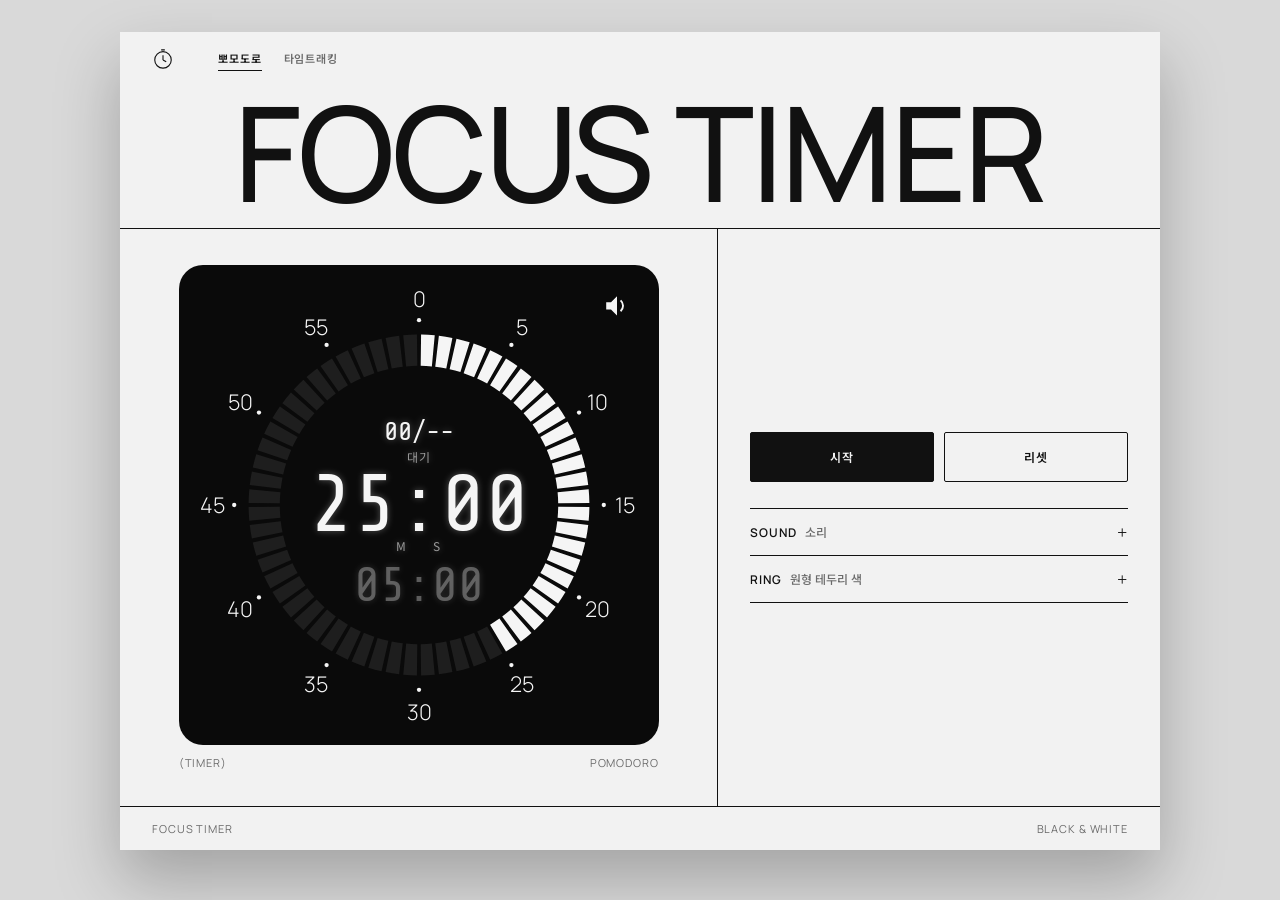
<file: focus-timer/index.html>
<!DOCTYPE html>
<html lang="ko">
<head>
<meta charset="UTF-8">
<meta name="viewport" content="width=device-width, initial-scale=1">
<title>Focus Timer</title>
<link rel="preconnect" href="https://fonts.googleapis.com">
<link rel="preconnect" href="https://fonts.gstatic.com" crossorigin>
<link href="https://fonts.googleapis.com/css2?family=Manrope:wght@300;400;500;600&family=Noto+Sans+KR:wght@300;400;500;700&family=Share+Tech+Mono&display=swap" rel="stylesheet">
<link rel="stylesheet" href="style.css">
</head>
<body>
<div class="page">
  <header>
    <svg class="logo" viewBox="0 0 24 24" fill="none" stroke="currentColor" stroke-width="1.2" aria-hidden="true">
      <circle cx="12" cy="13" r="9"/><path d="M12 13V8M12 13l3.5 2M10 2h4"/>
    </svg>
    <nav role="tablist">
      <button id="modePomo" class="active" role="tab">뽀모도로</button>
      <button id="modeTrack" role="tab">타임트래킹</button>
    </nav>
  </header>

  <h1>Focus Timer</h1>

  <section class="grid">
    <div class="cell">
      <div class="device">
        <div class="screen" id="screen">
          <svg id="svg" viewBox="0 0 400 400" aria-label="원형 타이머">
            <g id="dial"></g>
            <g id="arc"></g>

            <!-- 소리 아이콘 -->
            <g id="soundBtn" class="clickable" transform="translate(356 26)">
              <rect x="-8" y="-8" width="32" height="32" fill="transparent"/>
              <path d="M0 5h4l5-5v16l-5-5H0z" fill="var(--digit)"/>
              <path id="soundWave" d="M12 3.5a6 6 0 0 1 0 9" stroke="var(--digit)" stroke-width="1.6" fill="none"/>
              <path id="soundMute" d="M11 4l6 8M17 4l-6 8" stroke="var(--digit)" stroke-width="1.6" class="hidden"/>
            </g>

            <!-- 뽀모도로 화면 -->
            <g id="pomoView" class="glow">
              <text id="cycleText" class="digits clickable" x="200" y="146" text-anchor="middle" font-size="22"><tspan id="doneText">00</tspan>/<tspan id="targetText">--</tspan></text>
              <text id="phaseText" class="unit" x="200" y="164" text-anchor="middle">집중</text>
              <text id="focusText" class="digits clickable" x="200" y="222" text-anchor="middle" font-size="68">25:00</text>
              <text class="unit" x="185" y="238" text-anchor="middle">M</text>
              <text class="unit" x="215" y="238" text-anchor="middle">S</text>
              <text id="breakText" class="digits digits-sub clickable" x="200" y="280" text-anchor="middle" font-size="40">05:00</text>
            </g>

            <!-- 타임트래킹 화면 -->
            <g id="trackView" class="glow hidden">
              <text id="goalText" class="digits digits-sub clickable" x="200" y="146" text-anchor="middle" font-size="22">목표 --:--</text>
              <text class="unit" x="167" y="170" text-anchor="middle" font-size="12">H</text>
              <text class="unit" x="233" y="170" text-anchor="middle" font-size="12">M</text>
              <text id="trackText" class="digits" x="200" y="228" text-anchor="middle" font-size="72">00:00</text>
              <text id="trackSec" class="digits digits-sub" x="200" y="262" text-anchor="middle" font-size="20">00s</text>
              <text id="trackState" class="unit" x="200" y="284" text-anchor="middle" font-size="12">대기</text>
            </g>
          </svg>
          <input id="editInput" class="edit hidden" type="text" inputmode="numeric" autocomplete="off">
        </div>
        <div class="device-cap"><span class="tag">(Timer)</span><span class="tag" id="modeCap">Pomodoro</span></div>
      </div>
    </div>

    <div class="cell">
      <div class="controls">
        <button id="startBtn" class="btn-black">시작</button>
        <button id="resetBtn" class="btn-line">리셋</button>
      </div>

      <div id="settingsPanel">
        <details id="soundSection" class="fold">
          <summary><span>Sound<span class="ko">소리</span></span></summary>
          <div class="row">
            <span class="label">알림음</span>
            <div class="ctrl">
              <select id="soundType">
                <option value="beep">삐삐</option>
                <option value="digital">디지털 알람</option>
                <option value="chime">차임</option>
                <option value="bell">벨</option>
                <option value="soft">부드러운 음</option>
              </select>
              <button class="btn-line" id="soundTest">미리듣기</button>
            </div>
          </div>
          <div class="row">
            <span class="label">소리 크기</span>
            <div class="vol">
              <input type="range" id="volume" min="0" max="100" step="5">
              <output id="volumeOut">70%</output>
            </div>
          </div>
        </details>
        <details id="colorSection" class="fold">
          <summary><span>Ring<span class="ko">원형 테두리 색</span></span></summary>
          <div class="row color-row" data-mode="pomo">
            <div class="color-head">
              <span class="label">집중</span>
              <span class="hexwrap"><i class="preview"></i><input class="hex" maxlength="7" spellcheck="false" aria-label="집중 색 코드"></span>
            </div>
            <div class="swatches" data-var="--arc-on" data-key="colorFocus"></div>
          </div>
          <div class="row color-row" data-mode="pomo">
            <div class="color-head">
              <span class="label">휴식</span>
              <span class="hexwrap"><i class="preview"></i><input class="hex" maxlength="7" spellcheck="false" aria-label="휴식 색 코드"></span>
            </div>
            <div class="swatches" data-var="--arc-break" data-key="colorBreak"></div>
          </div>
          <div class="row color-row" data-mode="track">
            <div class="color-head">
              <span class="label">트래킹</span>
              <span class="hexwrap"><i class="preview"></i><input class="hex" maxlength="7" spellcheck="false" aria-label="트래킹 색 코드"></span>
            </div>
            <div class="swatches" data-var="--arc-track" data-key="colorTrack"></div>
          </div>
        </details>
      </div>
    </div>
  </section>

  <footer><span class="tag">Focus Timer</span><span class="tag">Black &amp; White</span></footer>
</div>

<script src="script.js"></script>
</body>
</html>
</file>
<file: focus-timer/style.css>
:root {
  --page: #d9d9d9;
  --bg: #f2f2f2;
  --ink: #111111;
  --muted: #6b6b6b;
  --line: #111111;
  --soft-line: #cfcfcf;
  --inv-bg: #141414;
  --inv-ink: #f2f2f2;
  --inv-line: #5a5a5a;
  --screen: #0a0a0a;
  --digit: #f5f5f5;
  --digit-dim: #9a9a9a;
  --arc-on: #f5f5f5;
  --arc-break: #8c8c8c;
  --arc-track: #f5f5f5;
  --arc-off: #1e1e1e;
}
@media (prefers-color-scheme: dark) {
  :root:not([data-theme="light"]) {
    --page: #000000;
    --bg: #111111;
    --ink: #f2f2f2;
    --muted: #9a9a9a;
    --line: #f2f2f2;
    --soft-line: #3a3a3a;
    --inv-bg: #f2f2f2;
    --inv-ink: #111111;
    --inv-line: #9a9a9a;
  }
}
:root[data-theme="dark"] {
  --page: #000000;
  --bg: #111111;
  --ink: #f2f2f2;
  --muted: #9a9a9a;
  --line: #f2f2f2;
  --soft-line: #3a3a3a;
  --inv-bg: #f2f2f2;
  --inv-ink: #111111;
  --inv-line: #9a9a9a;
}

* { box-sizing: border-box; }
html, body { margin: 0; }
body {
  background: var(--page);
  color: var(--ink);
  font-family: "Manrope", "Noto Sans KR", system-ui, sans-serif;
  padding: 32px 16px;
}
button, select, input { font-family: inherit; }
.page {
  max-width: 1040px; margin: 0 auto; background: var(--bg);
  box-shadow: 0 30px 60px rgba(0,0,0,.25);
}
.tag { font-size: 11px; letter-spacing: .08em; text-transform: uppercase; color: var(--muted); }

/* 상단 바 */
header {
  display: flex; align-items: center; justify-content: space-between; gap: 16px;
  padding: 14px 32px;
}
.logo { width: 22px; height: 22px; flex: none; }
nav { display: flex; gap: 22px; margin-right: auto; margin-left: 28px; }
nav button {
  background: none; border: 0; padding: 4px 0; cursor: pointer; color: var(--muted);
  font-size: 11px; font-weight: 600; letter-spacing: .08em; text-transform: uppercase;
  border-bottom: 1px solid transparent;
}
nav button.active { color: var(--ink); border-bottom-color: var(--ink); }
.btn-black {
  background: var(--ink); color: var(--bg); border: 1px solid var(--ink);
  font-size: 11px; font-weight: 600; letter-spacing: .08em; text-transform: uppercase;
  padding: 9px 18px; cursor: pointer; text-decoration: none; border-radius: 2px;
}
.btn-line {
  background: transparent; color: var(--ink); border: 1px solid var(--ink);
  font-size: 11px; font-weight: 600; letter-spacing: .08em; text-transform: uppercase;
  padding: 9px 18px; cursor: pointer; border-radius: 2px;
}
.btn-black:hover { opacity: .85; }
.btn-line:hover { background: var(--ink); color: var(--bg); }

h1 {
  margin: 0; padding: 4px 24px 14px; text-align: center;
  font-family: "Manrope", sans-serif; font-weight: 500; letter-spacing: -.02em; line-height: .95;
  font-size: clamp(48px, 12.5vw, 132px); text-transform: uppercase;
  border-bottom: 1px solid var(--line);
}

/* 본문 그리드 */
.grid { display: grid; grid-template-columns: 1.35fr 1fr; border-bottom: 1px solid var(--line); }
.cell { padding: 36px 32px; min-width: 0; }
.grid .cell:last-child { display: flex; flex-direction: column; justify-content: center; }
.cell + .cell { border-left: 1px solid var(--line); }

/* 타이머 화면 */
.device { max-width: 480px; margin: 0 auto; user-select: none; }
.screen {
  background: var(--screen); aspect-ratio: 1 / 1; position: relative; overflow: hidden;
  touch-action: none; border-radius: 5%;
}
.screen svg { width: 100%; height: 100%; display: block; }
.device-cap { display: flex; justify-content: space-between; margin-top: 10px; }

.dial-num { font: 300 18px "Manrope", sans-serif; fill: var(--digit); }
.dial-dot { fill: var(--digit); }
.digits { font-family: "Share Tech Mono", ui-monospace, monospace; fill: var(--digit); }
.digits-sub { fill: var(--digit-dim); }
.unit { font: 10px "Noto Sans KR", sans-serif; fill: var(--digit-dim); letter-spacing: .06em; }
.clickable { cursor: pointer; }
.blink { animation: blink 1s steps(1) infinite; }
@keyframes blink { 50% { opacity: .15; } }
.glow { filter: drop-shadow(0 0 3px rgba(255,255,255,.3)); }
#arc { cursor: grab; }
.dragging #arc { cursor: grabbing; }
.edit {
  position: absolute; transform: translate(-50%, -50%);
  background: #000; color: var(--digit); caret-color: #fff;
  border: 1px solid #fff; border-radius: 2px; outline: none;
  font-family: "Share Tech Mono", ui-monospace, monospace; text-align: center; padding: 0 4px;
}
.edit::placeholder { color: #555; }

/* 조작 */
.controls { display: grid; grid-template-columns: 1fr 1fr; gap: 10px; margin-bottom: 26px; }
.controls button { padding: 15px 0; font-size: 12px; }

.fold { border-top: 1px solid var(--line); }
.fold:last-child { border-bottom: 1px solid var(--line); }
.fold summary {
  list-style: none; cursor: pointer; display: flex; align-items: center; justify-content: space-between;
  padding: 14px 0; font-size: 12px; font-weight: 600; letter-spacing: .08em; text-transform: uppercase;
}
.fold summary::-webkit-details-marker { display: none; }
.fold summary::after { content: "+"; font-size: 18px; font-weight: 300; line-height: 1; }
.fold[open] summary::after { content: "−"; }
.fold .ko { font-family: "Noto Sans KR", sans-serif; font-weight: 500; letter-spacing: 0; text-transform: none; color: var(--muted); margin-left: 8px; }
.row {
  display: flex; align-items: center; justify-content: space-between; gap: 12px;
  padding: 12px 0; border-top: 1px solid var(--soft-line);
  font-family: "Noto Sans KR", sans-serif;
}
.row .label { font-size: 13px; font-weight: 500; }
.ctrl { display: flex; align-items: center; gap: 8px; }
.row select {
  height: 34px; border: 1px solid var(--ink); border-radius: 2px; background: var(--bg); color: var(--ink);
  font: 400 13px "Noto Sans KR", sans-serif; padding: 0 8px;
}
.row .btn-line { padding: 8px 12px; font-family: "Noto Sans KR", sans-serif; letter-spacing: 0; }
.vol { display: flex; align-items: center; gap: 10px; flex: 1; justify-content: flex-end; }
.vol input[type=range] { width: 100%; max-width: 150px; accent-color: var(--ink); }
.vol output { min-width: 38px; text-align: right; font-variant-numeric: tabular-nums; font-size: 13px; }
.swatches { display: flex; align-items: center; gap: 7px; flex-wrap: wrap; }
.color-row { flex-direction: column; align-items: stretch; gap: 10px; }
.color-head { display: flex; align-items: center; justify-content: space-between; }
.hexwrap { display: flex; align-items: center; gap: 8px; }
.preview { width: 18px; height: 18px; border-radius: 50%; border: 1px solid var(--soft-line); display: block; }
.hex {
  width: 86px; height: 30px; border: 1px solid var(--ink); border-radius: 2px; background: var(--bg); color: var(--ink);
  font: 400 12px "Share Tech Mono", ui-monospace, monospace; text-transform: uppercase; padding: 0 8px;
}
.hex.bad { border-color: #d33; }
.custom {
  position: relative; width: 22px; height: 22px; border-radius: 50%; cursor: pointer; overflow: hidden;
  background: conic-gradient(#f44, #fd4, #4d4, #4dd, #44f, #d4d, #f44);
  border: 1px solid var(--soft-line);
}
.custom.on { outline: 1px solid var(--ink); outline-offset: 2px; }
.custom input { position: absolute; inset: -6px; width: 40px; height: 40px; opacity: 0; cursor: pointer; border: 0; padding: 0; }
.swatch {
  width: 22px; height: 22px; border-radius: 50%; border: 1px solid var(--soft-line); cursor: pointer; padding: 0;
}
.swatch.on { outline: 1px solid var(--ink); outline-offset: 2px; }
#settingsPanel.track #soundSection { display: none; }
#settingsPanel.track .row[data-mode="pomo"], #settingsPanel:not(.track) .row[data-mode="track"] { display: none; }

footer { display: flex; justify-content: space-between; padding: 14px 32px; }
.hidden { display: none !important; }

@media (max-width: 760px) {
  body { padding: 0; }
  header { padding: 12px 16px; }
  nav { margin-left: 12px; gap: 14px; }
  .grid { grid-template-columns: 1fr; }
  .cell { padding: 28px 16px; }
  .cell + .cell { border-left: 0; border-top: 1px solid var(--line); }
  footer { padding: 14px 16px; }
}
</file>
